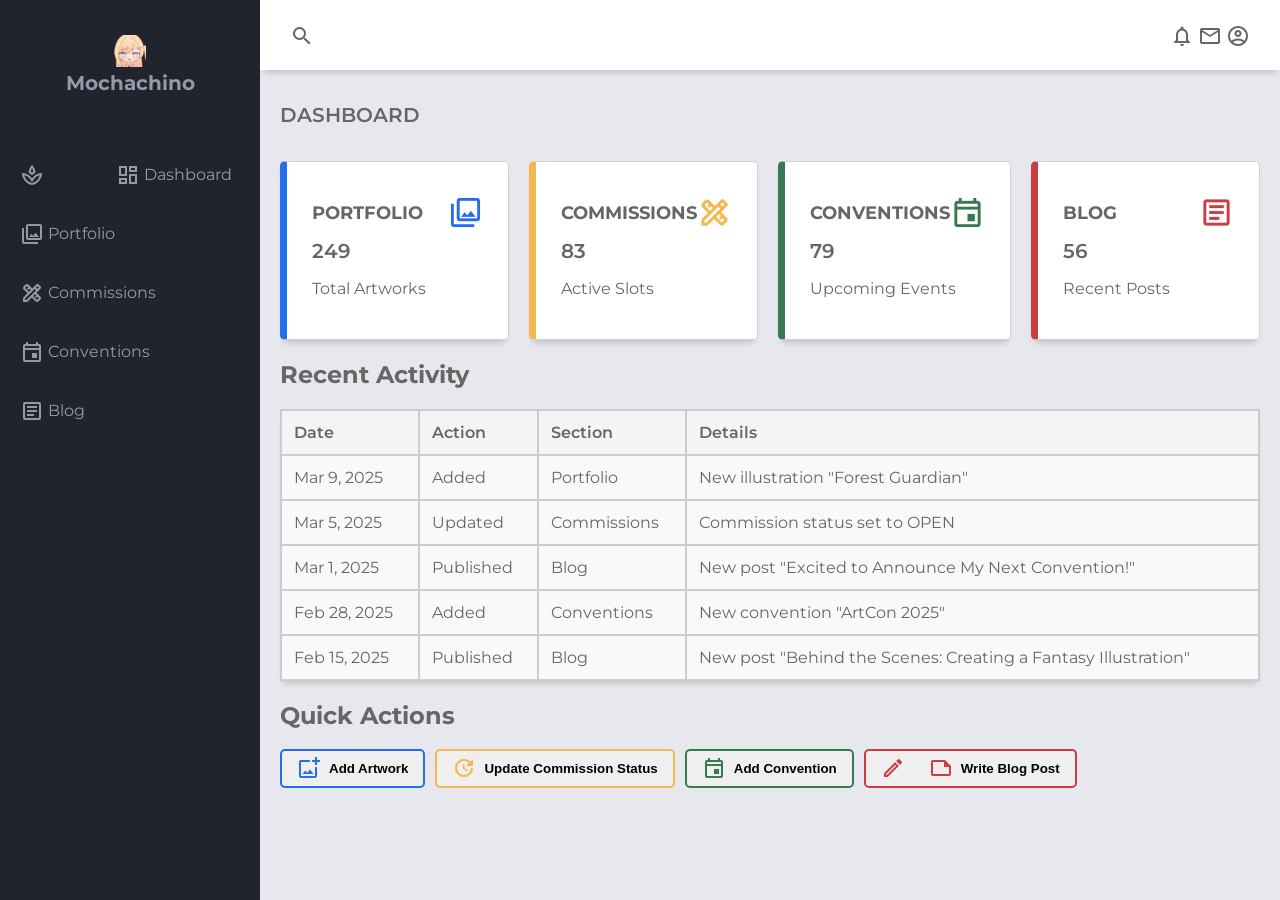
<file: admin/index.html>
<!DOCTYPE html>
<html lang="en">
    <head>
        <meta charset="UTF-8">
        <meta name="viewport" content="width=device-width, initial-scale=1.0">
        <title>Admin Dashboard - Illustration Portfolio</title>

        <!-- Favicon -->
        <link rel="icon" href="img/mochachino-logo.png" type="image/png">

        <!-- Montserrat Font -->
        <link rel="preconnect" href="https://fonts.googleapis.com">
        <link rel="preconnect" href="https://fonts.gstatic.com" crossorigin>
        <link href="https://fonts.googleapis.com/css2?family=Montserrat:ital,wght@0,100..900;1,100..900&display=swap" rel="stylesheet">

        <!-- Material Icons -->
        <link href="https://fonts.googleapis.com/icon?family=Material+Icons+Outlined"
        rel="stylesheet">

        <!-- Custom CSS -->
        <link rel="stylesheet" href="css/styles.css">
    </head>
    <body>
        <div class="grid-container">

        <!-- Header -->
        <header class="header">
            <div class="menu-icon" onclick="openSidebar()">
                <span class="material-icons-outlined">menu</span>
            </div>
            <div class="header-left">
                <span class="material-icons-outlined">search</span>
            </div>
            <div class="header-right">
                <span class="material-icons-outlined">notifications</span>
                <span class="material-icons-outlined">email</span>
                <span class="material-icons-outlined">account_circle</span>
            </div>
        </header>
        <!-- End Header -->

        <!-- Sidebar -->
        <aside id="sidebar">
            <div class="sidebar-title">
                <div class="sidebar-brand">
                    <div class="sidebar-brand-logo">
                        <img src="img/mochachino-logo.png" alt="Mochachino Logo">
                    </div>
                    <div class="sidebar-brand-name">
                        <span>Mochachino</span>
                    </div>
                </div>
                <span class="material-icons-outlined" onclick="closeSidebar()">close</span>
            </div>

            <nav aria-label="Sidebar Navigation">
                <ul class="sidebar-list">
                    <li class="sidebar-list-item">
                        <span class="material-icons-outlined">space_dashboard</span> Dashboard
                    </li>
                    <li class="sidebar-list-item">
                        <span class="material-icons-outlined">collections</span> Portfolio
                    </li>
                    <li class="sidebar-list-item">
                        <span class="material-icons-outlined">design_services</span> Commissions
                    </li>
                    <li class="sidebar-list-item">
                        <span class="material-icons-outlined">event</span> Conventions
                    </li>
                    <li class="sidebar-list-item">
                        <span class="material-icons-outlined">article</span> Blog
                    </li>
                </ul>
            </nav>
        </aside>
        <!-- End Sidebar -->

        <!-- Main -->
        <main class="main-container">
            <div class="main-title">
                <h1 class="font-weight-bold">DASHBOARD</h1>
            </div>
            <div class="main-cards">

                <div class="card">
                    <div class="card-inner">
                        <h2 class="text-primary">PORTFOLIO</h2>
                        <span class="material-icons-outlined text-blue">collections</span>
                    </div>
                    <span class="text-primary font-weight-bold">249</span>
                    <div class="card-description">
                        <p>Total Artworks</p>
                    </div>
                </div>

                <div class="card">
                    <div class="card-inner">
                        <h2 class="text-primary">COMMISSIONS</h2>
                        <span class="material-icons-outlined text-orange">design_services</span>
                    </div>
                    <span class="text-primary font-weight-bold">83</span>
                    <div class="card-description">
                        <p>Active Slots</p>
                    </div>
                </div>

                <div class="card">
                    <div class="card-inner">
                        <h2 class="text-primary">CONVENTIONS</h2>
                        <span class="material-icons-outlined text-green">event</span>
                    </div>
                    <span class="text-primary font-weight-bold">79</span>
                    <div class="card-description">
                        <p>Upcoming Events</p>
                    </div>
                </div>

                <div class="card">
                    <div class="card-inner">
                        <h2 class="text-primary">BLOG</h2>
                        <span class="material-icons-outlined text-red">article</span>
                    </div>
                    <span class="text-primary font-weight-bold">56</span>
                    <div class="card-description">
                        <p>Recent Posts</p>
                    </div>
                </div>

            </div>

            <!-- Recent Activity -->
            <div class="recent-activity">
                <h2 class="section-title">Recent Activity</h2>
                <table class="activity-table">
                    <thead>
                        <tr>
                            <th>Date</th>
                            <th>Action</th>
                            <th>Section</th>
                            <th>Details</th>
                        </tr>
                    </thead>
                    <tbody>
                        <tr>
                            <td>Mar 9, 2025</td>
                            <td>Added</td>
                            <td>Portfolio</td>
                            <td>New illustration "Forest Guardian"</td>
                        </tr>
                        <tr>
                            <td>Mar 5, 2025</td>
                            <td>Updated</td>
                            <td>Commissions</td>
                            <td>Commission status set to OPEN</td>
                        </tr>
                        <tr>
                            <td>Mar 1, 2025</td>
                            <td>Published</td>
                            <td>Blog</td>
                            <td>New post "Excited to Announce My Next Convention!"</td>
                        </tr>
                        <tr>
                            <td>Feb 28, 2025</td>
                            <td>Added</td>
                            <td>Conventions</td>
                            <td>New convention "ArtCon 2025"</td>
                        </tr>
                        <tr>
                            <td>Feb 15, 2025</td>
                            <td>Published</td>
                            <td>Blog</td>
                            <td>New post "Behind the Scenes: Creating a Fantasy Illustration"</td>
                        </tr>
                    </tbody>
                </table>
            </div>

            <!-- Quick Actions -->
            <div class="quick-actions">
                <h2 class="section-title">Quick Actions</h2>
                <div class="actions-buttons">
                    <button class="action-btn">
                        <span class="material-icons-outlined text-blue">add_photo_alternate</span>
                        Add Artwork
                    </button>
                    <button class="action-btn tex">
                        <span class="material-icons-outlined text-orange">update</span>
                        Update Commission Status
                    </button>
                    <button class="action-btn">
                        <span class="material-icons-outlined text-green">event</span>
                        Add Convention
                    </button>
                    <button class="action-btn">
                        <span class="material-icons-outlined text-red">edit_note</span>
                        Write Blog Post
                    </button>
                </div>
            </div>

        </main>
        <!-- End Main -->

        </div>

        <!-- Custom JS -->
        <script src="js/scripts.js"></script>
    </body>
</html>
</file>
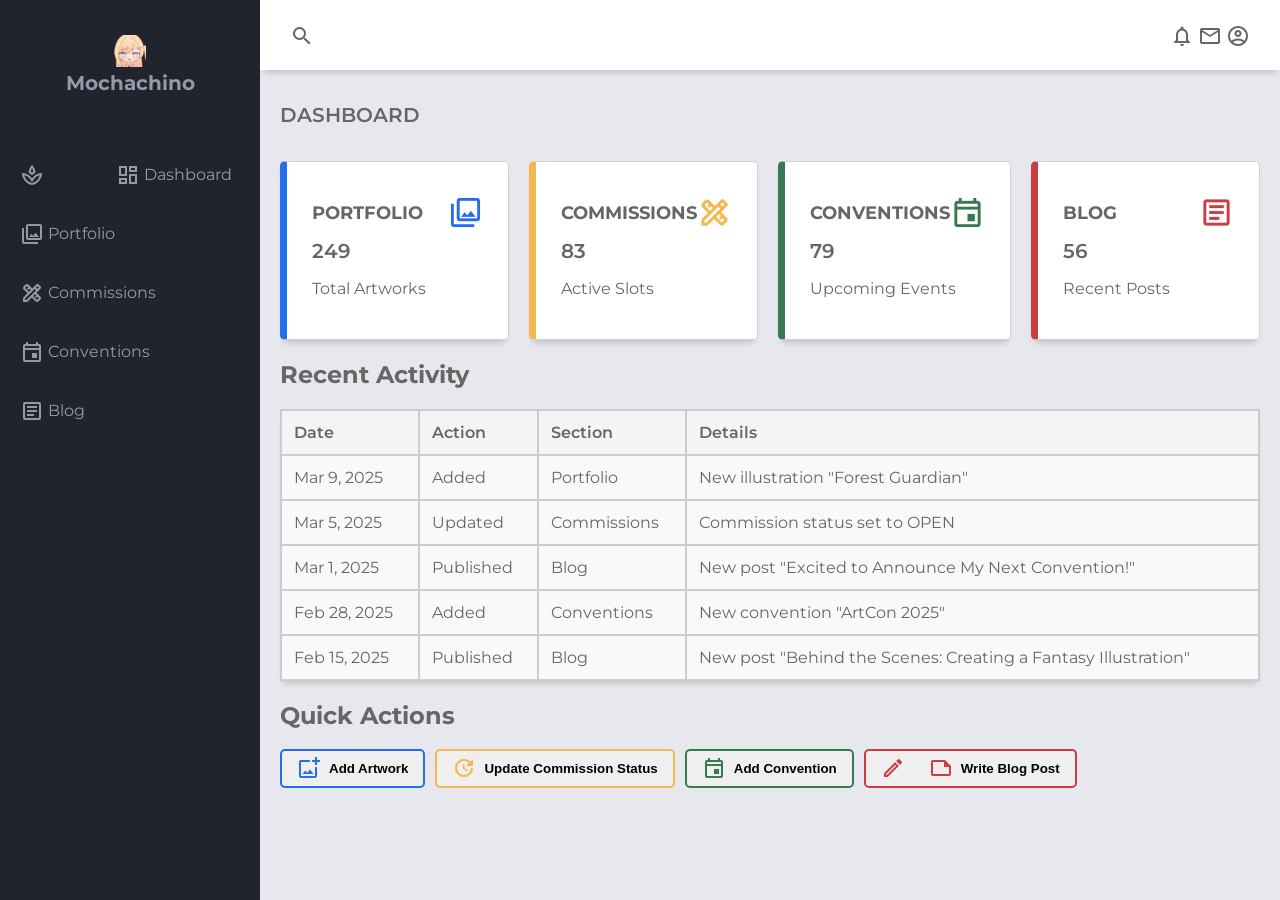
<file: admin/frontend/index.html>
<!DOCTYPE html>
<html lang="en">
    <head>
        <meta charset="UTF-8">
        <meta name="viewport" content="width=device-width, initial-scale=1.0">
        <title>Admin Dashboard - Illustration Portfolio</title>

        <!-- Favicon -->
        <link rel="icon" href="img/mochachino-logo.png" type="image/png">

        <!-- Montserrat Font -->
        <link rel="preconnect" href="https://fonts.googleapis.com">
        <link rel="preconnect" href="https://fonts.gstatic.com" crossorigin>
        <link href="https://fonts.googleapis.com/css2?family=Montserrat:ital,wght@0,100..900;1,100..900&display=swap" rel="stylesheet">

        <!-- Material Icons -->
        <link href="https://fonts.googleapis.com/icon?family=Material+Icons+Outlined"
        rel="stylesheet">

        <!-- Custom CSS -->
        <link rel="stylesheet" href="css/styles.css">
    </head>
    <body>
        <div class="grid-container">

        <!-- Header -->
        <header class="header">
            <div class="menu-icon" onclick="openSidebar()">
                <span class="material-icons-outlined">menu</span>
            </div>
            <div class="header-left">
                <span class="material-icons-outlined">search</span>
            </div>
            <div class="header-right">
                <span class="material-icons-outlined">notifications</span>
                <span class="material-icons-outlined">email</span>
                <span class="material-icons-outlined">account_circle</span>
            </div>
        </header>
        <!-- End Header -->

        <!-- Sidebar -->
        <aside id="sidebar">
            <div class="sidebar-title">
                <div class="sidebar-brand">
                    <div class="sidebar-brand-logo">
                        <img src="img/mochachino-logo.png" alt="Mochachino Logo">
                    </div>
                    <div class="sidebar-brand-name">
                        <span>Mochachino</span>
                    </div>
                </div>
                <span class="material-icons-outlined" onclick="closeSidebar()">close</span>
            </div>

            <nav aria-label="Sidebar Navigation">
                <ul class="sidebar-list">
                    <li class="sidebar-list-item">
                        <span class="material-icons-outlined">space_dashboard</span> Dashboard
                    </li>
                    <li class="sidebar-list-item">
                        <span class="material-icons-outlined">collections</span> Portfolio
                    </li>
                    <li class="sidebar-list-item">
                        <span class="material-icons-outlined">design_services</span> Commissions
                    </li>
                    <li class="sidebar-list-item">
                        <span class="material-icons-outlined">event</span> Conventions
                    </li>
                    <li class="sidebar-list-item">
                        <span class="material-icons-outlined">article</span> Blog
                    </li>
                </ul>
            </nav>
        </aside>
        <!-- End Sidebar -->

        <!-- Main -->
        <main class="main-container">
            <div class="main-title">
                <h1 class="font-weight-bold">DASHBOARD</h1>
            </div>
            <div class="main-cards">

                <div class="card">
                    <div class="card-inner">
                        <h2 class="text-primary">PORTFOLIO</h2>
                        <span class="material-icons-outlined text-blue">collections</span>
                    </div>
                    <span class="text-primary font-weight-bold">249</span>
                    <div class="card-description">
                        <p>Total Artworks</p>
                    </div>
                </div>

                <div class="card">
                    <div class="card-inner">
                        <h2 class="text-primary">COMMISSIONS</h2>
                        <span class="material-icons-outlined text-orange">design_services</span>
                    </div>
                    <span class="text-primary font-weight-bold">83</span>
                    <div class="card-description">
                        <p>Active Slots</p>
                    </div>
                </div>

                <div class="card">
                    <div class="card-inner">
                        <h2 class="text-primary">CONVENTIONS</h2>
                        <span class="material-icons-outlined text-green">event</span>
                    </div>
                    <span class="text-primary font-weight-bold">79</span>
                    <div class="card-description">
                        <p>Upcoming Events</p>
                    </div>
                </div>

                <div class="card">
                    <div class="card-inner">
                        <h2 class="text-primary">BLOG</h2>
                        <span class="material-icons-outlined text-red">article</span>
                    </div>
                    <span class="text-primary font-weight-bold">56</span>
                    <div class="card-description">
                        <p>Recent Posts</p>
                    </div>
                </div>

            </div>

            <!-- Recent Activity -->
            <div class="recent-activity">
                <h2 class="section-title">Recent Activity</h2>
                <table class="activity-table">
                    <thead>
                        <tr>
                            <th>Date</th>
                            <th>Action</th>
                            <th>Section</th>
                            <th>Details</th>
                        </tr>
                    </thead>
                    <tbody>
                        <tr>
                            <td>Mar 9, 2025</td>
                            <td>Added</td>
                            <td>Portfolio</td>
                            <td>New illustration "Forest Guardian"</td>
                        </tr>
                        <tr>
                            <td>Mar 5, 2025</td>
                            <td>Updated</td>
                            <td>Commissions</td>
                            <td>Commission status set to OPEN</td>
                        </tr>
                        <tr>
                            <td>Mar 1, 2025</td>
                            <td>Published</td>
                            <td>Blog</td>
                            <td>New post "Excited to Announce My Next Convention!"</td>
                        </tr>
                        <tr>
                            <td>Feb 28, 2025</td>
                            <td>Added</td>
                            <td>Conventions</td>
                            <td>New convention "ArtCon 2025"</td>
                        </tr>
                        <tr>
                            <td>Feb 15, 2025</td>
                            <td>Published</td>
                            <td>Blog</td>
                            <td>New post "Behind the Scenes: Creating a Fantasy Illustration"</td>
                        </tr>
                    </tbody>
                </table>
            </div>

            <!-- Quick Actions -->
            <div class="quick-actions">
                <h2 class="section-title">Quick Actions</h2>
                <div class="actions-buttons">
                    <button class="action-btn" data-action="Add Artwork">
                        <span class="material-icons-outlined text-blue">add_photo_alternate</span>
                        Add Artwork
                    </button>
                    <button class="action-btn" data-action="Update Commission Status">
                        <span class="material-icons-outlined text-orange">update</span>
                        Update Commission Status
                    </button>
                    <button class="action-btn" data-action="Add Convention">
                        <span class="material-icons-outlined text-green">event</span>
                        Add Convention
                    </button>
                    <button class="action-btn" data-action="">
                        <span class="material-icons-outlined text-red">edit_note</span>
                        Write Blog Post
                    </button>
                </div>
            </div>

        </main>
        <!-- End Main -->

        </div>

        <!-- Custom JS -->
        <script src="js/scripts.js"></script>
    </body>
</html>
</file>
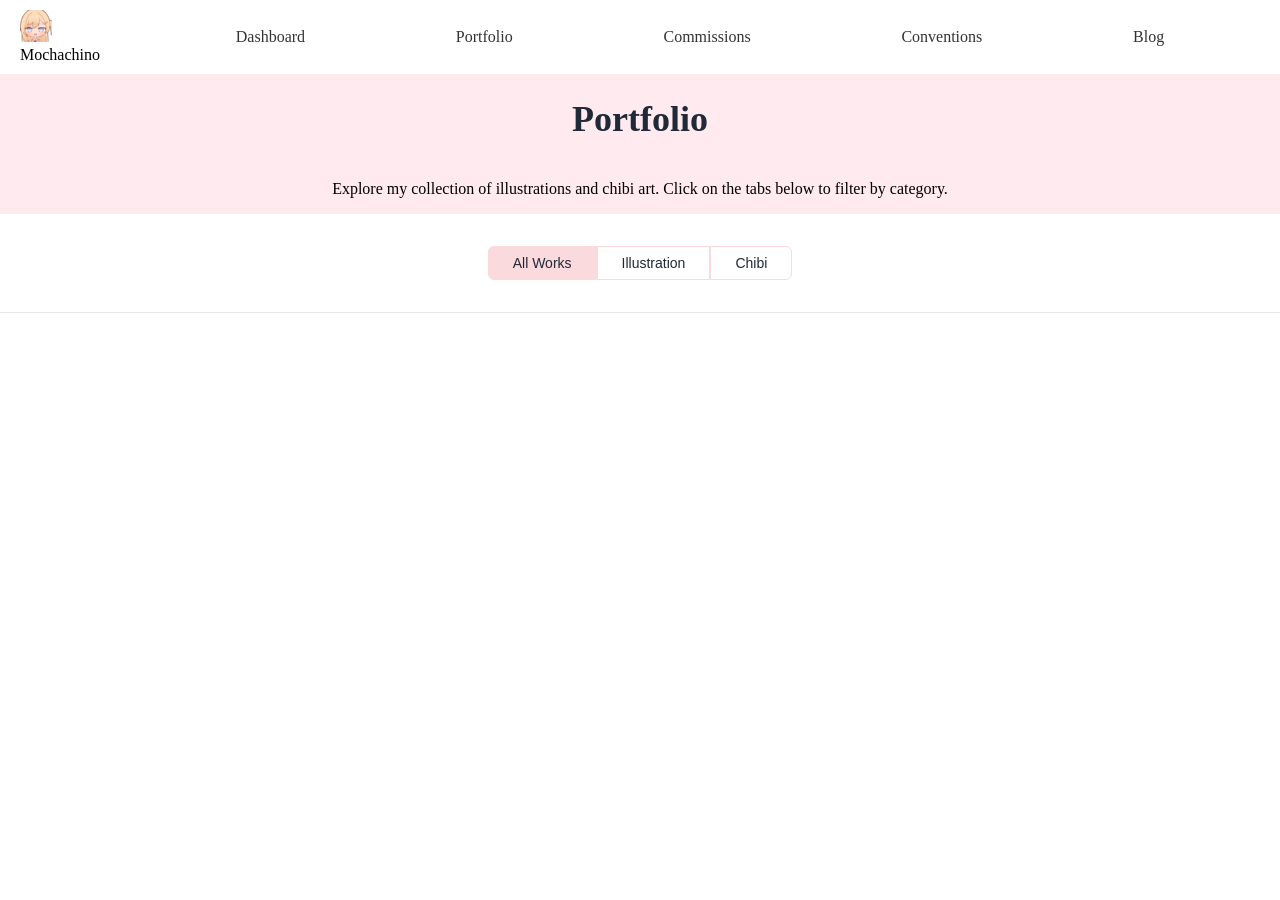
<file: portfolio.html>
<!DOCTYPE html>
<html lang="en">
    <head>
        <meta charset="UTF-8">
        <meta name="viewport" content="width=device-width, initial-scale=1.0">
        <title>Portfolio - Illustration Portfolio</title>

        <!-- Favicon -->
        <link rel="icon" href="img/mochachino-logo.png" type="image/png">

        <!-- Material Icons -->
        <link href="https://fonts.googleapis.com/icon?family=Material+Icons+Outlined"
        rel="stylesheet">

        <!-- Custom CSS -->
        <link rel="stylesheet" href="css/styles.css">
    </head>
    <body>
        <!-- Topbar -->
        <aside id="topbar">
            <div class="topbar-title">
                <div class="topbar-brand">
                    <div class="topbar-brand-logo">
                        <img src="img/mochachino-logo.png" alt="Mochachino Logo">
                    </div>
                    <div class="topbar-brand-name">
                        <span>Mochachino</span>
                    </div>
                </div>
                <span class="material-icons-outlined" onclick="closeSidebar()">close</span>
            </div>

            <nav aria-label="Top Bar Navigation">
                <ul class="topbar-list">
                    <li class="topbar-list-item">
                       Dashboard
                    </li>
                    <li class="topbar-list-item">
                        Portfolio
                    </li>
                    <li class="topbar-list-item">
                        Commissions
                    </li>
                    <li class="topbar-list-item">
                        Conventions
                    </li>
                    <li class="topbar-list-item">
                        Blog
                    </li>
                </ul>
            </nav>
        </aside>
        <!-- End Topbar -->

        <!-- Header -->
        <header>
            <div class="header-container">
                <h1 class="portfolio-heading">Portfolio</h1>
                <p class="portfolio-description">Explore my collection of illustrations and chibi art. Click on the tabs below to filter by category.</p>
            </div>
        </header>
        <!-- End Header -->

        <!-- Portfolio Tabs -->
        <div class="portfolio-tabs">
            <div class="portfolio-tabs-container">
                <div class="portfolio-tabs-wrapper">
                    <button type="button" class="portfolio-tab active" data-category="all">
                        All Works
                    </button>
                    <button type="button" class="portfolio-tab" data-category="illustration">
                        Illustration
                    </button>
                    <button type="button" class="portfolio-tab" data-category="chibi">
                        Chibi
                    </button>
                </div>
            </div>
        </div>
    </body>
</html>
</file>
<file: admin/css/styles.css>
body {
    margin: 0;
    padding: 0;
    box-sizing: border-box;
    background-color: #e6e8ed;
    color: #666666;
    font-family: "Montserrat", sans-serif;
}

.material-icons-outlined {
    vertical-align: middle;
    line-height: 1px;
}

.text-primary {
    color: #666666;
}

.text-blue {
    color: #246dec;
}

.text-red {
    color: #cc3c43;
}

.text-green {
    color: #367952;
}

.text-orange {
    color: #f5b74f;
}

.font-weight-bold {
    font-weight: 600;
}

.grid-container {
    display: grid;
    grid-template-columns: 260px 1fr 1fr 1fr;
    grid-template-rows: 0.2fr 3fr;
    grid-template-areas:
        "sidebar header header header"
        "sidebar main main main";
    height: 100vh;
}

/* ---------- HEADER ---------- */

.header {
    grid-area: header;
    height: 70px;
    background-color: #ffffff;
    display: flex;
    align-items: center;
    justify-content: space-between;
    padding: 0 30px 0 30px;
    box-shadow: 0 6px 7px -4px rgba(0, 0, 0, 0.2);
}

.menu-icon {
    display: none;
}

/* ---------- SIDEBAR ---------- */

#sidebar {
    grid-area: sidebar;
    height: 100%;
    background-color: #21232d;
    color: #9799ab;
    overflow-y: auto;
    transition: all 0.5s;
}

.sidebar-title {
    display: flex;
    justify-content: space-between;
    align-items: center;
    padding: 20px 20px 20px 20px;
    margin-bottom: 30px;
}

.sidebar-title > span {
    display: none;
}

.sidebar-brand {
    width: 100%;
    margin-top: 15px;
    display: flex;
    flex-direction: column;
    justify-content: center;
    align-items: center;
}

.sidebar-brand-name > span {
    font-size: 20px;
    font-weight: 700;
}

.sidebar-list {
    padding: 0;
    margin-top: 15px;
    list-style-type: none;
}

.sidebar-list-item {
    padding: 20px 20px 20px 20px;
}

.sidebar-list-item:hover {
    background-color: rgba(255, 255, 255, 0.2);
    cursor: pointer;
}

.sidebar-responsive {
    display: inline !important;
    position: absolute;
}  

/* ---------- MAIN ---------- */

.main-container {
    grid-area: main;
    overflow-y: auto;
    padding: 20px 20px;
}

.main-title {
    display: flex;
    justify-content: space-between;
}

.main-title > h1 {
    font-size: 20px;
}

.main-cards {
    display: grid;
    grid-template-columns: 1fr 1fr 1fr 1fr;
    gap: 20px;
    margin: 20px 0;
}

.card {
    display: flex;
    flex-direction: column;
    justify-content: space-around;
    padding: 25px;
    background-color: #ffffff;
    box-sizing: border-box;
    border: 1px solid #d2d2d3;
    border-radius: 5px;
    box-shadow: 0 6px 7px -4px rgba(0, 0, 0, 0.2);
}

.card:first-child {
    border-left: 7px solid #246dec;
}

.card:nth-child(2) {
    border-left: 7px solid #f5b74f;
}

.card:nth-child(3) {
    border-left: 7px solid #367952;
}

.card:nth-child(4) {
    border-left: 7px solid #cc3c43;
}

.card > span {
    font-size: 20px;
    font-weight: 600;
}

.card-inner {
    display: flex;
    align-items: center;
    justify-content: space-between;
}

.card-inner > h2 {
    font-size: 18px;
}

.card-inner > span {
    font-size: 35px;
}

/* ---------- RECENT ACTIVITY ---------- */

.activity-table {
    width: 100%;
    border-collapse: collapse;
    margin-top: 15px;
    box-shadow: 0 6px 7px -4px rgba(0, 0, 0, 0.2);
}

.activity-table th, .activity-table td {
    border: 2px solid #ccc;
    padding: 12px;
    text-align: left;
}

.activity-table th {
    background-color: #f4f4f4;
    font-weight: 600;
}

.activity-table tbody {
    background-color: #f9f9f9;
}

.activity-table tbody tr:hover {
    background-color: #e6e6e6;
}

/* ---------- QUICK ACTIONS ---------- */

.quick-actions {
    margin-top: 20px;
}

.actions-buttons {
    display: flex;
    gap: 10px;
    flex-wrap: wrap;
}

/* First Button - Add Artwork */
.actions-buttons button:nth-child(1) {
    border: 2px solid #246dec;;
}

/* Second Button - Update Commission Status */
.actions-buttons button:nth-child(2) {
    border: 2px solid #f5b74f;
}

/* Third Button - Add Convention */
.actions-buttons button:nth-child(3) {
    border: 2px solid #367952;
}

/* Fourth Button - Write Blog Post */
.actions-buttons button:nth-child(4) {
    border: 2px solid #cc3c43;
}

.action-btn {
    display: flex;
    align-items: center;
    gap: 8px;
    padding: 10px 15px;
    border-radius: 5px;
    cursor: pointer;
    transition: background-color 0.3s ease;
    font-weight: 600;
}

/* ---------- MEDIA QUERIES ---------- */

/* Medium <= 992px */

@media screen and (max-width: 992px) {
    .grid-container {
        grid-template-columns: 1fr;
        grid-template-rows: 0.2fr 3fr;
        grid-template-areas:
            "header"
            "main";
    }

    #sidebar {
        display: none;
    }

    .menu-icon {
        display: inline;
    }

    .sidebar-title > span {
        display: inline;
    }
}

/* Small <= 768px */

@media screen and (max-width: 768px) {
    .main-cards {
        grid-template-columns: 1fr;
        margin-top: 30px;
    }
}

/* Extra Small <= 576px */

@media screen and (max-width: 576px) {
    .header-left {
        display: none;
    }
}
</file>
<file: admin/frontend/css/styles.css>
body {
    margin: 0;
    padding: 0;
    box-sizing: border-box;
    background-color: #e6e8ed;
    color: #666666;
    font-family: "Montserrat", sans-serif;
}

.material-icons-outlined {
    vertical-align: middle;
    line-height: 1px;
}

.text-primary {
    color: #666666;
}

.text-blue {
    color: #246dec;
}

.text-red {
    color: #cc3c43;
}

.text-green {
    color: #367952;
}

.text-orange {
    color: #f5b74f;
}

.font-weight-bold {
    font-weight: 600;
}

.grid-container {
    display: grid;
    grid-template-columns: 260px 1fr 1fr 1fr;
    grid-template-rows: 0.2fr 3fr;
    grid-template-areas:
        "sidebar header header header"
        "sidebar main main main";
    height: 100vh;
}

/* ---------- HEADER ---------- */

.header {
    grid-area: header;
    height: 70px;
    background-color: #ffffff;
    display: flex;
    align-items: center;
    justify-content: space-between;
    padding: 0 30px 0 30px;
    box-shadow: 0 6px 7px -4px rgba(0, 0, 0, 0.2);
}

.menu-icon {
    display: none;
}

/* ---------- SIDEBAR ---------- */

#sidebar {
    grid-area: sidebar;
    height: 100%;
    background-color: #21232d;
    color: #9799ab;
    overflow-y: auto;
    transition: all 0.5s;
}

.sidebar-title {
    display: flex;
    justify-content: space-between;
    align-items: center;
    padding: 20px 20px 20px 20px;
    margin-bottom: 30px;
}

.sidebar-title > span {
    display: none;
}

.sidebar-brand {
    width: 100%;
    margin-top: 15px;
    display: flex;
    flex-direction: column;
    justify-content: center;
    align-items: center;
}

.sidebar-brand-name > span {
    font-size: 20px;
    font-weight: 700;
}

.sidebar-list {
    padding: 0;
    margin-top: 15px;
    list-style-type: none;
}

.sidebar-list-item {
    padding: 20px 20px 20px 20px;
}

.sidebar-list-item:hover {
    background-color: rgba(255, 255, 255, 0.2);
    cursor: pointer;
}

.sidebar-responsive {
    display: inline !important;
    position: absolute;
}  

/* ---------- MAIN ---------- */

.main-container {
    grid-area: main;
    overflow-y: auto;
    padding: 20px 20px;
}

.main-title {
    display: flex;
    justify-content: space-between;
}

.main-title > h1 {
    font-size: 20px;
}

.main-cards {
    display: grid;
    grid-template-columns: 1fr 1fr 1fr 1fr;
    gap: 20px;
    margin: 20px 0;
}

.card {
    display: flex;
    flex-direction: column;
    justify-content: space-around;
    padding: 25px;
    background-color: #ffffff;
    box-sizing: border-box;
    border: 1px solid #d2d2d3;
    border-radius: 5px;
    box-shadow: 0 6px 7px -4px rgba(0, 0, 0, 0.2);
}

.card:first-child {
    border-left: 7px solid #246dec;
}

.card:nth-child(2) {
    border-left: 7px solid #f5b74f;
}

.card:nth-child(3) {
    border-left: 7px solid #367952;
}

.card:nth-child(4) {
    border-left: 7px solid #cc3c43;
}

.card > span {
    font-size: 20px;
    font-weight: 600;
}

.card-inner {
    display: flex;
    align-items: center;
    justify-content: space-between;
}

.card-inner > h2 {
    font-size: 18px;
}

.card-inner > span {
    font-size: 35px;
}

/* ---------- RECENT ACTIVITY ---------- */

.activity-table {
    width: 100%;
    border-collapse: collapse;
    margin-top: 15px;
    box-shadow: 0 6px 7px -4px rgba(0, 0, 0, 0.2);
}

.activity-table th, .activity-table td {
    border: 2px solid #ccc;
    padding: 12px;
    text-align: left;
}

.activity-table th {
    background-color: #f4f4f4;
    font-weight: 600;
}

.activity-table tbody {
    background-color: #f9f9f9;
}

.activity-table tbody tr:hover {
    background-color: #e6e6e6;
}

/* ---------- QUICK ACTIONS ---------- */

.quick-actions {
    margin-top: 20px;
}

.actions-buttons {
    display: flex;
    gap: 10px;
    flex-wrap: wrap;
}

/* First Button - Add Artwork */
.actions-buttons button:nth-child(1) {
    border: 2px solid #246dec;;
}

/* Second Button - Update Commission Status */
.actions-buttons button:nth-child(2) {
    border: 2px solid #f5b74f;
}

/* Third Button - Add Convention */
.actions-buttons button:nth-child(3) {
    border: 2px solid #367952;
}

/* Fourth Button - Write Blog Post */
.actions-buttons button:nth-child(4) {
    border: 2px solid #cc3c43;
}

.action-btn {
    display: flex;
    align-items: center;
    gap: 8px;
    padding: 10px 15px;
    border-radius: 5px;
    cursor: pointer;
    transition: background-color 0.3s ease;
    font-weight: 600;
}

/* ---------- MEDIA QUERIES ---------- */

/* Medium <= 992px */

@media screen and (max-width: 992px) {
    .grid-container {
        grid-template-columns: 1fr;
        grid-template-rows: 0.2fr 3fr;
        grid-template-areas:
            "header"
            "main";
    }

    #sidebar {
        display: none;
    }

    .menu-icon {
        display: inline;
    }

    .sidebar-title > span {
        display: inline;
    }
}

/* Small <= 768px */

@media screen and (max-width: 768px) {
    .main-cards {
        grid-template-columns: 1fr;
        margin-top: 30px;
    }
}

/* Extra Small <= 576px */

@media screen and (max-width: 576px) {
    .header-left {
        display: none;
    }
}
</file>
<file: css/styles.css>
body {
    margin: 0;
    padding: 0;
    box-sizing: border-box;
}

/********** TOPBAR **********/

#topbar {
    display: flex;
    justify-content: space-around;
    align-items: center;
    padding: 10px 20px;
    background-color: #fff;
    box-shadow: 0 4px 6px rgba(0, 0, 0, 0.1);
    width: 100%;
}

.topbar-title > span {
    display: none;
}

nav {
    flex-grow: 1;
}

.topbar-list {
    display: flex;
    justify-content: space-evenly;
    align-items: center;
    list-style-type: none;
    width: 100%;
    padding: 0;
    margin: 0;
}

.topbar-list-item {
    padding: 10px 15px;
    cursor: pointer;
    font-weight: 500;
    color: #333;
    border-radius: 4px;
    transition: background-color 0.3s ease, color 0.3s ease;
}

.topbar-list-item:hover {
    background-color: #e5e6eb;
    color: #111;
}

/********** HEADER **********/

.header-container {
    display: flex;
    flex-direction: column;
    justify-content: center;
    align-items: center;
    background-color: #ffebef;
}

.portfolio-heading {
    font-size: 2.25rem;
    color: #1f2937;
}

/********** PORTFOLIO TABS **********/

.portfolio-tabs {
    padding-top: 2rem;
    padding-bottom: 2rem;
    border-bottom: 1px solid #e5e6eb;
}

.portfolio-tabs-container {
    display: flex;
    justify-content: center;
}

.portfolio-tabs-wrapper {
    display:flex;
    justify-content: center;
}

.portfolio-tab {
    padding: 0.5rem 1.5rem; 
    font-size: 0.875rem;
    font-weight: 500;
    color: #1f2937;       
    background-color: #ffffff;
    border: 1px solid #FADADD; 
    cursor: pointer;
    transition: background-color 0.3s ease, color 0.3s ease;
}

.portfolio-tab:first-child {
    border-radius: 0.375rem 0 0 0.375rem;
}

.portfolio-tab:last-child {
    border-radius: 0 0.375rem 0.375rem 0;
}

.portfolio-tab.active {
    background-color: #fadadd;
    color: #1f2937;
}

.portfolio-tab:hover {
    background-color: #ffe4e1;
}

.portfolio-tab:focus {
    outline: 2px solid #fadadd;
}
</file>
